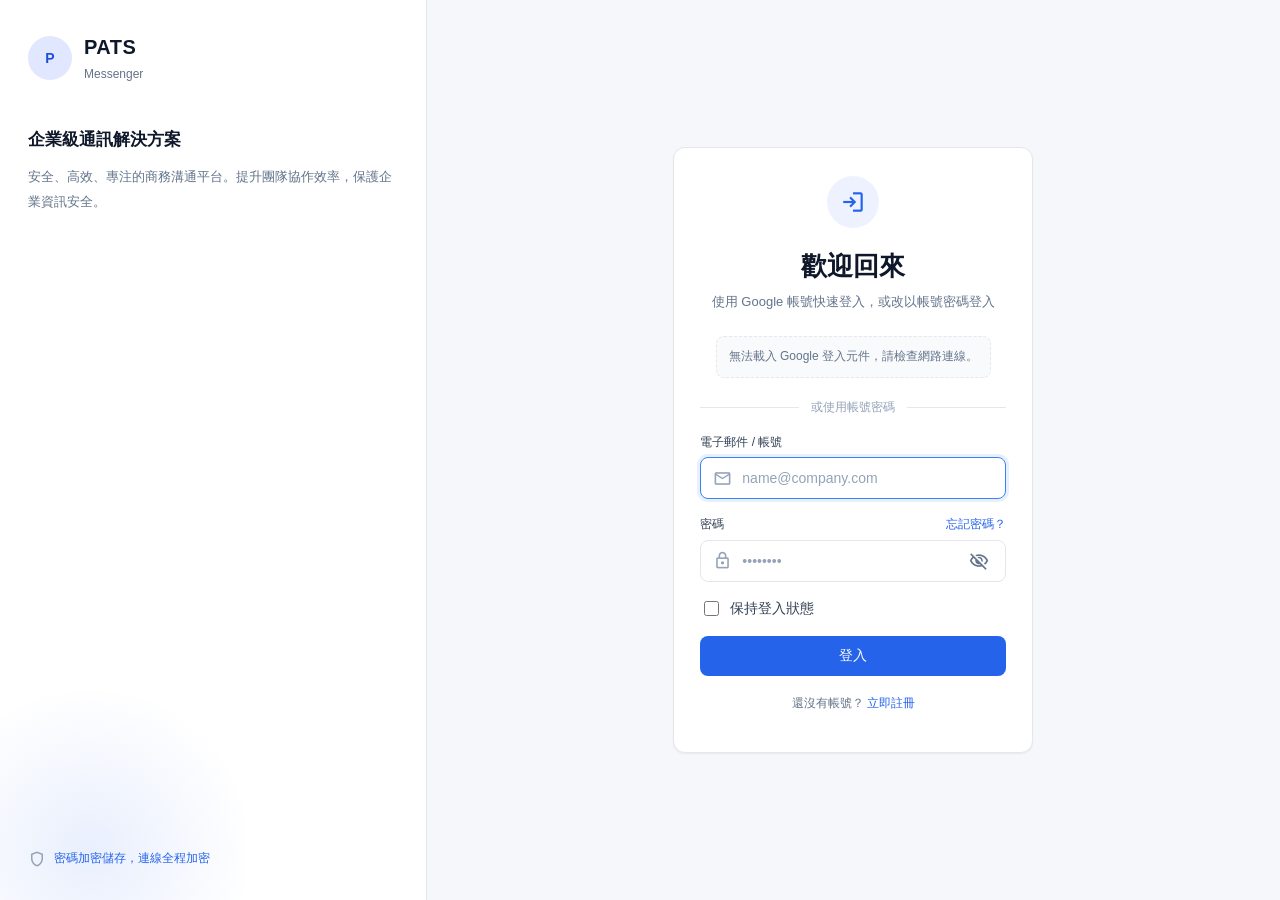
<file: index.html>
<!DOCTYPE html>
<html lang="zh-Hant">
<head>
  <meta charset="utf-8">
  <meta name="viewport" content="width=device-width, initial-scale=1, viewport-fit=cover">
  <meta name="description" content="PATS — 安全、高效、專注的企業級商務通訊平台。">
  <meta name="theme-color" content="#2563eb">
  <title>PATS · 學生通訊</title>

  <link rel="icon" href="data:image/svg+xml,<svg xmlns='http://www.w3.org/2000/svg' viewBox='0 0 32 32'><rect width='32' height='32' rx='8' fill='%232563eb'/><text x='16' y='22' font-size='16' font-family='sans-serif' font-weight='700' fill='white' text-anchor='middle'>P</text></svg>">

  <link rel="preconnect" href="https://fonts.googleapis.com">
  <link rel="preconnect" href="https://fonts.gstatic.com" crossorigin>
  <link
    href="https://fonts.googleapis.com/css2?family=Material+Symbols+Outlined:opsz,wght,FILL,GRAD@24,400,0,0&icon_names=archive,arrow_back,badge,call,call_end,chat,chat_bubble,chevron_right,child_care,delete_sweep,edit_square,error,forum,group_add,groups,history,history_edu,inbox,key,lock,lock_reset,login,logout,mail,manage_accounts,mark_email_read,mic,mic_off,mop,more_horiz,more_vert,person,person_add,pin,refresh,report,save,school,search,send,settings,shield,storage,supervisor_account,unarchive,visibility,visibility_off&display=swap"
    rel="stylesheet">
  <link rel="stylesheet" href="assets/css/styles.css?v=20261018b">
</head>

<body>
  <!-- 開場載入 ------------------------------------------------------- -->
  <div id="loading" class="loading-veil">
    <div class="spinner" role="status" aria-label="載入中"></div>
  </div>

  <!-- 登入頁 --------------------------------------------------------- -->
  <section id="auth" class="auth hidden">
    <aside class="auth-brand">
      <div class="auth-logo">
        <div class="avatar" aria-hidden="true">P</div>
        <div>
          <h1>PATS</h1>
          <span>Messenger</span>
        </div>
      </div>

      <div class="auth-pitch">
        <h2>企業級通訊解決方案</h2>
        <p>安全、高效、專注的商務溝通平台。提升團隊協作效率，保護企業資訊安全。</p>
      </div>

      <div class="auth-note">
        <span class="material-symbols-outlined">shield</span>
        <span>密碼加密儲存，連線全程加密</span>
      </div>
    </aside>

    <main class="auth-main">
      <div class="auth-card card">
      <!-- 登入 ------------------------------------------------------ -->
      <div id="login-panel">
        <div class="auth-mark"><span class="material-symbols-outlined">login</span></div>
        <h2 class="auth-title">歡迎回來</h2>
        <p class="auth-sub">使用 Google 帳號快速登入，或改以帳號密碼登入</p>

        <div id="google-slot" class="google-slot"></div>
        <div class="auth-divider">或使用帳號密碼</div>

        <form id="login-form" class="auth-form" autocomplete="on">
          <div id="login-error" class="form-error hidden">
            <span class="material-symbols-outlined">error</span>
            <span data-role="text"></span>
          </div>

          <div class="field">
            <label class="field-label" for="login-account"><strong>電子郵件 / 帳號</strong></label>
            <div class="input-wrap">
              <span class="material-symbols-outlined">mail</span>
              <input id="login-account" name="account" type="text"
                     placeholder="name@company.com" autocomplete="username" required>
            </div>
          </div>

          <div class="field">
            <label class="field-label" for="login-password">
              <strong>密碼</strong>
              <a href="#" id="forgot-link">忘記密碼？</a>
            </label>
            <div class="input-wrap">
              <span class="material-symbols-outlined">lock</span>
              <input id="login-password" name="password" type="password"
                     placeholder="••••••••" autocomplete="current-password" required>
              <button type="button" class="icon-btn" data-toggle-password="login-password"
                      aria-label="顯示密碼">
                <span class="material-symbols-outlined">visibility_off</span>
              </button>
            </div>
          </div>

          <label class="checkbox">
            <input id="login-remember" type="checkbox">
            <span>保持登入狀態</span>
          </label>

          <button id="login-submit" type="submit" class="btn btn-primary btn-block">登入</button>
        </form>

        <p class="auth-footer">
          還沒有帳號？ <a href="#" id="go-register">立即註冊</a>
        </p>
      </div>

      <!-- 註冊 ------------------------------------------------------ -->
      <div id="register-panel" class="hidden">
        <div class="auth-mark"><span class="material-symbols-outlined">person_add</span></div>
        <h2 class="auth-title">建立帳號</h2>
        <p class="auth-sub" id="register-sub">使用 Google 帳號即可建立並登入</p>

        <div id="google-slot-register" class="google-slot"></div>
        <div class="auth-divider" id="register-divider">或自行填寫資料</div>

        <ol class="steps" id="register-steps">
          <li class="step is-active" data-step="1"><span>1</span>填寫資料</li>
          <li class="step" data-step="2"><span>2</span>驗證信箱</li>
        </ol>

        <div id="register-error" class="form-error hidden">
          <span class="material-symbols-outlined">error</span>
          <span data-role="text"></span>
        </div>

        <form id="register-form" class="auth-form" autocomplete="on">

          <div class="field">
            <label class="field-label" for="register-name"><strong>顯示名稱</strong></label>
            <div class="input-wrap">
              <span class="material-symbols-outlined">badge</span>
              <input id="register-name" type="text" placeholder="王小明"
                     autocomplete="name" maxlength="40" required>
            </div>
          </div>

          <div class="field">
            <label class="field-label" for="register-email"><strong>電子郵件</strong></label>
            <div class="input-wrap">
              <span class="material-symbols-outlined">mail</span>
              <input id="register-email" type="email" placeholder="name@gmail.com"
                     autocomplete="email" required>
            </div>
          </div>

          <div class="field">
            <label class="field-label" for="register-password">
              <strong>密碼</strong>
              <span class="field-note">至少 8 個字元</span>
            </label>
            <div class="input-wrap">
              <span class="material-symbols-outlined">lock</span>
              <input id="register-password" type="password" placeholder="設定你的密碼"
                     autocomplete="new-password" required>
              <button type="button" class="icon-btn" data-toggle-password="register-password"
                      aria-label="顯示密碼">
                <span class="material-symbols-outlined">visibility_off</span>
              </button>
            </div>
          </div>

          <div class="field">
            <label class="field-label" for="register-confirm"><strong>確認密碼</strong></label>
            <div class="input-wrap">
              <span class="material-symbols-outlined">lock_reset</span>
              <input id="register-confirm" type="password" placeholder="再次輸入密碼"
                     autocomplete="new-password" required>
            </div>
          </div>

          <!-- 只有在後端設定了邀請碼時才會顯示 -->
          <div class="field hidden" id="invite-field">
            <label class="field-label" for="register-invite"><strong>邀請碼</strong></label>
            <div class="input-wrap">
              <span class="material-symbols-outlined">key</span>
              <input id="register-invite" type="text" placeholder="請向管理員索取">
            </div>
          </div>

          <button id="register-submit" type="submit" class="btn btn-primary btn-block">
            寄送驗證碼
          </button>
        </form>

        <!-- 步驟二：輸入信中的驗證碼 -->
        <form id="register-verify-form" class="auth-form hidden">
          <div class="field">
            <label class="field-label" for="register-code">
              <strong>驗證碼</strong>
              <span class="field-note">6 位數字，15 分鐘內有效</span>
            </label>
            <div class="input-wrap">
              <span class="material-symbols-outlined">pin</span>
              <input id="register-code" type="text" inputmode="numeric" maxlength="6"
                     class="code-input" placeholder="000000" autocomplete="one-time-code" required>
            </div>
          </div>
          <button id="register-verify-submit" type="submit" class="btn btn-primary btn-block">
            完成註冊
          </button>
          <button id="register-resend" type="button" class="btn btn-ghost btn-block">
            沒收到？重新寄送
          </button>
          <button id="register-back" type="button" class="btn btn-quiet btn-block">
            上一步，修改資料
          </button>
        </form>

        <p class="auth-footer">
          已經有帳號了？ <a href="#" id="go-login">返回登入</a>
        </p>
      </div>

      <!-- 忘記密碼 -------------------------------------------------- -->
      <div id="reset-panel" class="hidden">
        <div class="auth-mark"><span class="material-symbols-outlined">lock_reset</span></div>
        <h2 class="auth-title">重設密碼</h2>
        <p class="auth-sub" id="reset-sub">輸入你的電子郵件，我們會寄一組驗證碼給你</p>

        <ol class="steps" id="reset-steps">
          <li class="step is-active" data-step="1"><span>1</span>驗證信箱</li>
          <li class="step" data-step="2"><span>2</span>輸入驗證碼</li>
          <li class="step" data-step="3"><span>3</span>設定新密碼</li>
        </ol>

        <div id="reset-error" class="form-error hidden">
          <span class="material-symbols-outlined">error</span>
          <span data-role="text"></span>
        </div>

        <!-- 步驟一 -->
        <form id="reset-email-form" class="auth-form">
          <div class="field">
            <label class="field-label" for="reset-email"><strong>電子郵件</strong></label>
            <div class="input-wrap">
              <span class="material-symbols-outlined">mail</span>
              <input id="reset-email" type="email" placeholder="name@gmail.com"
                     autocomplete="email" required>
            </div>
          </div>
          <button id="reset-email-submit" type="submit" class="btn btn-primary btn-block">
            寄送驗證碼
          </button>
        </form>

        <!-- 步驟二 -->
        <form id="reset-code-form" class="auth-form hidden">
          <div class="field">
            <label class="field-label" for="reset-code">
              <strong>驗證碼</strong>
              <span class="field-note">6 位數字，15 分鐘內有效</span>
            </label>
            <div class="input-wrap">
              <span class="material-symbols-outlined">pin</span>
              <input id="reset-code" type="text" inputmode="numeric" maxlength="6"
                     class="code-input" placeholder="000000" autocomplete="one-time-code" required>
            </div>
          </div>
          <button id="reset-code-submit" type="submit" class="btn btn-primary btn-block">
            驗證
          </button>
          <button id="reset-resend" type="button" class="btn btn-ghost btn-block">
            沒收到？重新寄送
          </button>
        </form>

        <!-- 步驟三 -->
        <form id="reset-password-form" class="auth-form hidden">
          <div class="field">
            <label class="field-label" for="reset-new">
              <strong>新密碼</strong>
              <span class="field-note">至少 8 個字元</span>
            </label>
            <div class="input-wrap">
              <span class="material-symbols-outlined">lock</span>
              <input id="reset-new" type="password" placeholder="設定新密碼"
                     autocomplete="new-password" required>
              <button type="button" class="icon-btn" data-toggle-password="reset-new"
                      aria-label="顯示密碼">
                <span class="material-symbols-outlined">visibility_off</span>
              </button>
            </div>
          </div>
          <div class="field">
            <label class="field-label" for="reset-confirm"><strong>確認新密碼</strong></label>
            <div class="input-wrap">
              <span class="material-symbols-outlined">lock_reset</span>
              <input id="reset-confirm" type="password" placeholder="再次輸入新密碼"
                     autocomplete="new-password" required>
            </div>
          </div>
          <button id="reset-password-submit" type="submit" class="btn btn-primary btn-block">
            更新密碼並登入
          </button>
        </form>

        <p class="auth-footer">
          想起來了？ <a href="#" id="reset-back">返回登入</a>
        </p>
      </div>
      </div>
    </main>
  </section>

  <!-- 主應用 --------------------------------------------------------- -->
  <div id="app" class="app hidden" data-mobile="list">
    <!-- 側邊導覽 -->
    <nav class="rail" aria-label="主要導覽">
      <div class="rail-identity">
        <div class="avatar avatar-lg" id="me-avatar" aria-hidden="true">P</div>
        <div class="meta">
          <div class="name" id="me-name">PATS</div>
          <div class="role" id="me-role">學生通訊</div>
          <div class="status">上線中</div>
        </div>
      </div>

      <div class="rail-nav">
        <button class="rail-link hidden" data-view="guardian">
          <span class="material-symbols-outlined">report</span>
          <span class="label">違規與舉報</span>
        </button>
        <button class="rail-link is-active" data-view="dm">
          <span class="material-symbols-outlined">chat</span>
          <span class="label">私訊</span>
          <span class="badge count hidden" data-count="dm">0</span>
        </button>
        <button class="rail-link" data-view="group">
          <span class="material-symbols-outlined">groups</span>
          <span class="label">群組討論</span>
          <span class="badge count hidden" data-count="group">0</span>
        </button>
        <button class="rail-link" data-view="archive">
          <span class="material-symbols-outlined">archive</span>
          <span class="label">封存</span>
        </button>
        <button class="rail-link" data-view="settings">
          <span class="material-symbols-outlined">settings</span>
          <span class="label">設定</span>
        </button>
        <button class="rail-link" data-view="call">
          <span class="material-symbols-outlined">call</span>
          <span class="label">通話設定</span>
        </button>
      </div>

      <div class="rail-spacer"></div>

      <div class="rail-foot">
        <div id="signal-badge" class="signal-badge hidden" aria-live="polite">通話未設定</div>
        <button class="rail-link" data-view="profile">
          <span class="material-symbols-outlined">person</span>
          <span class="label">個人資料</span>
        </button>
        <button class="rail-link is-danger" data-action="logout">
          <span class="material-symbols-outlined">logout</span>
          <span class="label">登出</span>
        </button>
      </div>
    </nav>

    <!-- 對話列表 -->
    <section class="list-pane" id="list-pane">
      <header class="pane-head">
        <h2 id="list-title">私人訊息</h2>
        <span class="hint" id="list-hint"></span>
        <div class="actions">
          <button class="icon-btn" id="list-compose" title="發起新對話">
            <span class="material-symbols-outlined">edit_square</span>
          </button>
          <button class="icon-btn" id="list-more" title="更多">
            <span class="material-symbols-outlined">more_vert</span>
          </button>
        </div>
      </header>

      <div class="pane-search">
        <div class="input-wrap">
          <span class="material-symbols-outlined">search</span>
          <input id="list-search" type="search" placeholder="搜尋訊息或聯絡人">
        </div>
      </div>

      <div class="conv-list scroll-y" id="conv-list"></div>
    </section>

    <!-- 對話內容 -->
    <section class="chat-pane" id="chat-pane"></section>

    <!-- 設定 -->
    <section class="settings-pane scroll-y hidden" id="settings-pane"></section>

    <!-- 家長專用：孩子的違規與舉報 -->
    <section class="settings-pane scroll-y hidden" id="guardian-pane">
      <div class="settings-inner">
        <h2 class="settings-title">違規與舉報</h2>
        <p class="settings-lead" id="guardian-lead">查看孩子在校的違規與被舉報紀錄。</p>

        <section class="card settings-card">
          <div class="settings-card-head">
            <div class="glyph"><span class="material-symbols-outlined">child_care</span></div>
            <div>
              <h3>綁定的學生</h3>
              <p id="guardian-student">尚未綁定</p>
            </div>
          </div>
        </section>

        <section class="card settings-card">
          <div class="empty-state">
            <div class="glyph"><span class="material-symbols-outlined">inbox</span></div>
            <h3>目前沒有任何紀錄</h3>
            <p>孩子若有違規或被舉報，紀錄會顯示在這裡。<br>
              家長帳號不參與聊天功能。</p>
          </div>
        </section>
      </div>
    </section>
  </div>

  <div id="call-layer" class="call-layer hidden" role="dialog" aria-modal="true" aria-labelledby="call-name">
    <div class="call-card">
      <div class="avatar avatar-lg" id="call-avatar" aria-hidden="true">P</div>
      <h2 id="call-name">對方</h2>
      <p id="call-status">撥號中</p>
      <div class="call-actions">
        <button id="call-mute" class="call-round" type="button" aria-label="靜音麥克風">
          <span class="material-symbols-outlined">mic</span>
        </button>
        <button id="call-reject" class="call-round is-danger hidden" type="button" aria-label="拒絕">
          <span class="material-symbols-outlined">call_end</span>
        </button>
        <button id="call-accept" class="call-round is-ok hidden" type="button" aria-label="接聽">
          <span class="material-symbols-outlined">call</span>
        </button>
        <button id="call-hangup" class="call-round is-danger hidden" type="button" aria-label="掛斷">
          <span class="material-symbols-outlined">call_end</span>
        </button>
      </div>
    </div>
    <audio id="call-remote" autoplay playsinline></audio>
  </div>

  <div id="modal-root"></div>
  <div id="menu-root"></div>
  <div class="toast-stack" id="toast-root"></div>

  <script src="https://cdn.socket.io/4.8.1/socket.io.min.js"></script>
  <script src="assets/js/config.js?v=20261018b"></script>
  <script src="assets/js/core.js?v=20261018b"></script>
  <script src="assets/js/auth.js?v=20261018b"></script>
  <script src="assets/js/AudioStreamManager.js?v=20261018b"></script>
  <script src="assets/js/WebRTCManager.js?v=20261018b"></script>
  <script src="assets/js/call.js?v=20261018b"></script>
  <script src="assets/js/chat.js?v=20261018b"></script>
  <script src="assets/js/settings.js?v=20261018b"></script>
  <script src="assets/js/main.js?v=20261018b"></script>
</body>
</html>
</file>
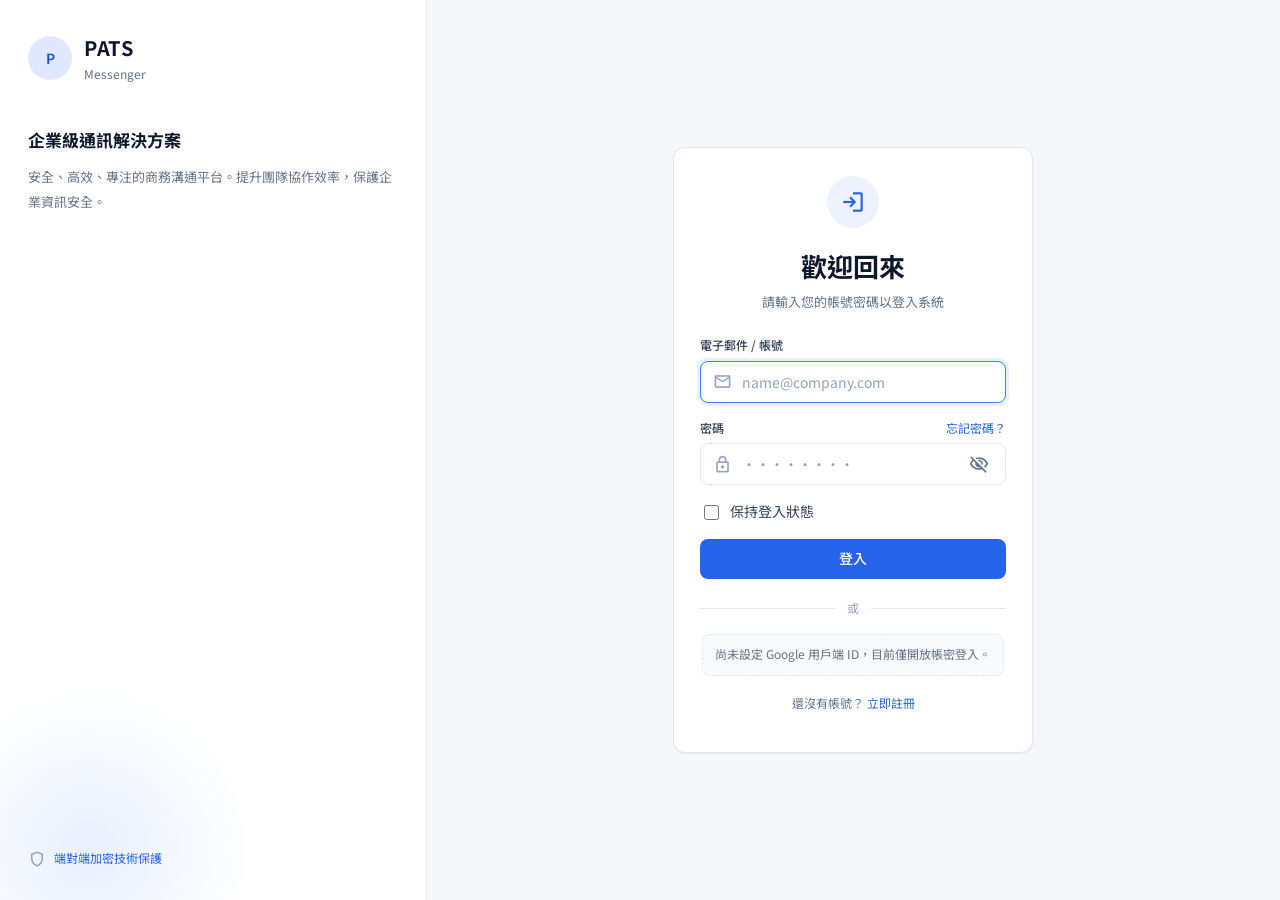
<file: web/index.html>
<!DOCTYPE html>
<html lang="zh-Hant">
<head>
  <meta charset="utf-8">
  <meta name="viewport" content="width=device-width, initial-scale=1, viewport-fit=cover">
  <meta name="description" content="PATS — 安全、高效、專注的企業級商務通訊平台。">
  <meta name="theme-color" content="#2563eb">
  <title>PATS · 商務通訊</title>

  <link rel="icon" href="data:image/svg+xml,<svg xmlns='http://www.w3.org/2000/svg' viewBox='0 0 32 32'><rect width='32' height='32' rx='8' fill='%232563eb'/><text x='16' y='22' font-size='16' font-family='sans-serif' font-weight='700' fill='white' text-anchor='middle'>P</text></svg>">

  <link rel="preconnect" href="https://fonts.googleapis.com">
  <link rel="preconnect" href="https://fonts.gstatic.com" crossorigin>
  <link
    href="https://fonts.googleapis.com/css2?family=Noto+Sans+TC:wght@400;500;700&family=Material+Symbols+Outlined:opsz,wght,FILL,GRAD@24,400,0,0&display=swap"
    rel="stylesheet">
  <link rel="stylesheet" href="assets/css/styles.css">
</head>

<body>
  <!-- 開場載入 ------------------------------------------------------- -->
  <div id="loading" class="loading-veil">
    <div class="spinner" role="status" aria-label="載入中"></div>
  </div>

  <!-- 登入頁 --------------------------------------------------------- -->
  <section id="auth" class="auth hidden">
    <aside class="auth-brand">
      <div class="auth-logo">
        <div class="avatar" aria-hidden="true">P</div>
        <div>
          <h1>PATS</h1>
          <span>Messenger</span>
        </div>
      </div>

      <div class="auth-pitch">
        <h2>企業級通訊解決方案</h2>
        <p>安全、高效、專注的商務溝通平台。提升團隊協作效率，保護企業資訊安全。</p>
      </div>

      <div class="auth-note">
        <span class="material-symbols-outlined">shield</span>
        <span>端對端加密技術保護</span>
      </div>
    </aside>

    <main class="auth-main">
      <div class="auth-card card">
      <!-- 登入 ------------------------------------------------------ -->
      <div id="login-panel">
        <div class="auth-mark"><span class="material-symbols-outlined">login</span></div>
        <h2 class="auth-title">歡迎回來</h2>
        <p class="auth-sub">請輸入您的帳號密碼以登入系統</p>

        <form id="login-form" class="auth-form" autocomplete="on">
          <div id="login-error" class="form-error hidden">
            <span class="material-symbols-outlined">error</span>
            <span data-role="text"></span>
          </div>

          <div class="field">
            <label class="field-label" for="login-account"><strong>電子郵件 / 帳號</strong></label>
            <div class="input-wrap">
              <span class="material-symbols-outlined">mail</span>
              <input id="login-account" name="account" type="text"
                     placeholder="name@company.com" autocomplete="username" required>
            </div>
          </div>

          <div class="field">
            <label class="field-label" for="login-password">
              <strong>密碼</strong>
              <a href="#" id="forgot-link">忘記密碼？</a>
            </label>
            <div class="input-wrap">
              <span class="material-symbols-outlined">lock</span>
              <input id="login-password" name="password" type="password"
                     placeholder="••••••••" autocomplete="current-password" required>
              <button type="button" class="icon-btn" data-toggle-password="login-password"
                      aria-label="顯示密碼">
                <span class="material-symbols-outlined">visibility_off</span>
              </button>
            </div>
          </div>

          <label class="checkbox">
            <input id="login-remember" type="checkbox">
            <span>保持登入狀態</span>
          </label>

          <button id="login-submit" type="submit" class="btn btn-primary btn-block">登入</button>
        </form>

        <div class="auth-divider">或</div>

        <!-- Google Identity Services 會把官方登入按鈕渲染進這裡 -->
        <div id="google-slot" class="google-slot"></div>

        <p class="auth-footer">
          還沒有帳號？ <a href="#" id="go-register">立即註冊</a>
        </p>
      </div>

      <!-- 註冊 ------------------------------------------------------ -->
      <div id="register-panel" class="hidden">
        <div class="auth-mark"><span class="material-symbols-outlined">person_add</span></div>
        <h2 class="auth-title">建立帳號</h2>
        <p class="auth-sub">填寫以下資料即可開始使用 PATS</p>

        <form id="register-form" class="auth-form" autocomplete="on">
          <div id="register-error" class="form-error hidden">
            <span class="material-symbols-outlined">error</span>
            <span data-role="text"></span>
          </div>

          <div class="field">
            <label class="field-label" for="register-name"><strong>顯示名稱</strong></label>
            <div class="input-wrap">
              <span class="material-symbols-outlined">badge</span>
              <input id="register-name" type="text" placeholder="王小明"
                     autocomplete="name" maxlength="40" required>
            </div>
          </div>

          <div class="field">
            <label class="field-label" for="register-email"><strong>電子郵件</strong></label>
            <div class="input-wrap">
              <span class="material-symbols-outlined">mail</span>
              <input id="register-email" type="email" placeholder="name@company.com"
                     autocomplete="email" required>
            </div>
          </div>

          <div class="field">
            <label class="field-label" for="register-password">
              <strong>密碼</strong>
              <span class="field-note">至少 8 個字元</span>
            </label>
            <div class="input-wrap">
              <span class="material-symbols-outlined">lock</span>
              <input id="register-password" type="password" placeholder="設定你的密碼"
                     autocomplete="new-password" required>
              <button type="button" class="icon-btn" data-toggle-password="register-password"
                      aria-label="顯示密碼">
                <span class="material-symbols-outlined">visibility_off</span>
              </button>
            </div>
          </div>

          <div class="field">
            <label class="field-label" for="register-confirm"><strong>確認密碼</strong></label>
            <div class="input-wrap">
              <span class="material-symbols-outlined">lock_reset</span>
              <input id="register-confirm" type="password" placeholder="再次輸入密碼"
                     autocomplete="new-password" required>
            </div>
          </div>

          <!-- 只有在後端設定了邀請碼時才會顯示 -->
          <div class="field hidden" id="invite-field">
            <label class="field-label" for="register-invite"><strong>邀請碼</strong></label>
            <div class="input-wrap">
              <span class="material-symbols-outlined">key</span>
              <input id="register-invite" type="text" placeholder="請向管理員索取">
            </div>
          </div>

          <button id="register-submit" type="submit" class="btn btn-primary btn-block">
            建立帳號
          </button>
        </form>

        <p class="auth-footer">
          已經有帳號了？ <a href="#" id="go-login">返回登入</a>
        </p>
      </div>
      </div>
    </main>
  </section>

  <!-- 主應用 --------------------------------------------------------- -->
  <div id="app" class="app hidden" data-mobile="list">
    <!-- 側邊導覽 -->
    <nav class="rail" aria-label="主要導覽">
      <div class="rail-identity">
        <div class="avatar avatar-lg" id="me-avatar" aria-hidden="true">P</div>
        <div class="meta">
          <div class="name" id="me-name">PATS</div>
          <div class="role">商務通訊</div>
          <div class="status">上線中</div>
        </div>
      </div>

      <div class="rail-nav">
        <button class="rail-link is-active" data-view="dm">
          <span class="material-symbols-outlined">chat</span>
          <span class="label">私訊</span>
          <span class="badge count hidden" data-count="dm">0</span>
        </button>
        <button class="rail-link" data-view="group">
          <span class="material-symbols-outlined">groups</span>
          <span class="label">群組討論</span>
          <span class="badge count hidden" data-count="group">0</span>
        </button>
        <button class="rail-link" data-view="archive">
          <span class="material-symbols-outlined">archive</span>
          <span class="label">封存</span>
        </button>
        <button class="rail-link" data-view="settings">
          <span class="material-symbols-outlined">settings</span>
          <span class="label">設定</span>
        </button>
      </div>

      <div class="rail-spacer"></div>

      <div class="rail-foot">
        <button class="rail-link" data-view="profile">
          <span class="material-symbols-outlined">person</span>
          <span class="label">個人資料</span>
        </button>
        <button class="rail-link is-danger" data-action="logout">
          <span class="material-symbols-outlined">logout</span>
          <span class="label">登出</span>
        </button>
      </div>
    </nav>

    <!-- 對話列表 -->
    <section class="list-pane" id="list-pane">
      <header class="pane-head">
        <h2 id="list-title">私人訊息</h2>
        <span class="hint" id="list-hint"></span>
        <div class="actions">
          <button class="icon-btn" id="list-compose" title="發起新對話">
            <span class="material-symbols-outlined">edit_square</span>
          </button>
          <button class="icon-btn" id="list-more" title="更多">
            <span class="material-symbols-outlined">more_vert</span>
          </button>
        </div>
      </header>

      <div class="pane-search">
        <div class="input-wrap">
          <span class="material-symbols-outlined">search</span>
          <input id="list-search" type="search" placeholder="搜尋訊息或聯絡人">
        </div>
      </div>

      <div class="conv-list scroll-y" id="conv-list"></div>
    </section>

    <!-- 對話內容 -->
    <section class="chat-pane" id="chat-pane"></section>

    <!-- 設定 -->
    <section class="settings-pane scroll-y hidden" id="settings-pane"></section>
  </div>

  <div id="modal-root"></div>
  <div id="menu-root"></div>
  <div class="toast-stack" id="toast-root"></div>

  <script src="assets/js/config.js"></script>
  <script src="assets/js/core.js"></script>
  <script src="assets/js/auth.js"></script>
  <script src="assets/js/chat.js"></script>
  <script src="assets/js/settings.js"></script>
  <script src="assets/js/main.js"></script>
</body>
</html>
</file>
<file: assets/css/styles.css>
/* =====================================================================
   PATS — 設計系統
   ===================================================================== */

:root {
  --brand-50:  #eef2ff;
  --brand-100: #e0e7ff;
  --brand-200: #c7d2fe;
  --brand-500: #3b82f6;
  --brand-600: #2563eb;
  --brand-700: #1d4ed8;
  --brand-900: #1e3a8a;

  --ink-900: #0f172a;
  --ink-700: #334155;
  --ink-500: #64748b;
  --ink-400: #94a3b8;
  --ink-300: #cbd5e1;

  --line:      #e5e7eb;
  --line-soft: #f1f5f9;

  --surface:      #ffffff;
  --surface-sunk: #f8fafc;
  --surface-rail: #ffffff;
  --canvas:       #f6f7fb;

  --danger:  #dc2626;
  --success: #16a34a;
  --warning: #d97706;

  --r-sm: 6px;
  --r-md: 8px;
  --r-lg: 12px;
  --r-xl: 16px;
  --r-full: 999px;

  --shadow-sm: 0 1px 2px rgba(15, 23, 42, .06);
  --shadow-md: 0 4px 12px rgba(15, 23, 42, .06);
  --shadow-lg: 0 12px 32px rgba(15, 23, 42, .10);

  --rail-w: 224px;
  --list-w: 288px;
  --header-h: 52px;

  --ease: cubic-bezier(.4, 0, .2, 1);
}

* { box-sizing: border-box; }

html, body {
  height: 100%;
  margin: 0;
}

body {
  font-family: "Microsoft JhengHei", "PingFang TC", -apple-system, BlinkMacSystemFont,
               "Segoe UI", Roboto, "Helvetica Neue", Arial, sans-serif;
  font-size: 14px;
  line-height: 1.55;
  color: var(--ink-900);
  background: var(--canvas);
  -webkit-font-smoothing: antialiased;
  overflow: hidden;
}

button, input, select, textarea { font: inherit; color: inherit; }
button { cursor: pointer; border: none; background: none; padding: 0; }
a { color: var(--brand-600); text-decoration: none; }
a:hover { text-decoration: underline; }

.material-symbols-outlined {
  font-variation-settings: 'FILL' 0, 'wght' 400, 'GRAD' 0, 'opsz' 24;
  user-select: none;
  line-height: 1;
}

.hidden { display: none !important; }
.sr-only {
  position: absolute; width: 1px; height: 1px; padding: 0; margin: -1px;
  overflow: hidden; clip: rect(0 0 0 0); white-space: nowrap; border: 0;
}

/* ------------------------------------------------------------- 捲軸樣式 */

.scroll-y { overflow-y: auto; overscroll-behavior: contain; }
.scroll-y::-webkit-scrollbar { width: 8px; }
.scroll-y::-webkit-scrollbar-thumb {
  background: var(--ink-300); border-radius: var(--r-full);
  border: 2px solid transparent; background-clip: content-box;
}
.scroll-y::-webkit-scrollbar-thumb:hover { background: var(--ink-400); background-clip: content-box; }
.scroll-y::-webkit-scrollbar-track { background: transparent; }

/* ================================================================ 元件 */

.btn {
  display: inline-flex; align-items: center; justify-content: center; gap: 8px;
  height: 40px; padding: 0 18px;
  border-radius: var(--r-md);
  font-weight: 500; white-space: nowrap;
  transition: background-color .15s var(--ease), border-color .15s var(--ease),
              color .15s var(--ease), box-shadow .15s var(--ease);
}
.btn:disabled { opacity: .55; cursor: not-allowed; }
.btn .material-symbols-outlined { font-size: 18px; }

.btn-primary { background: var(--brand-600); color: #fff; }
.btn-primary:hover:not(:disabled) { background: var(--brand-700); }

.btn-outline {
  background: var(--surface); color: var(--brand-600);
  border: 1px solid var(--brand-200);
}
.btn-outline:hover:not(:disabled) { background: var(--brand-50); border-color: var(--brand-500); }

.btn-ghost { background: transparent; color: var(--ink-700); border: 1px solid var(--line); }
.btn-ghost:hover:not(:disabled) { background: var(--surface-sunk); }

.btn-quiet { color: var(--ink-500); }
.btn-quiet:hover:not(:disabled) { color: var(--ink-900); }

.btn-danger { background: transparent; color: var(--danger); font-weight: 500; }
.btn-danger:hover:not(:disabled) { text-decoration: underline; }

.btn-block { width: 100%; }

.icon-btn {
  display: inline-flex; align-items: center; justify-content: center;
  width: 34px; height: 34px; border-radius: var(--r-md);
  color: var(--ink-500);
  transition: background-color .15s var(--ease), color .15s var(--ease);
}
.icon-btn:hover { background: var(--surface-sunk); color: var(--ink-900); }
.icon-btn .material-symbols-outlined { font-size: 20px; }

.field { display: flex; flex-direction: column; gap: 6px; }
.field-label {
  display: flex; align-items: center; justify-content: space-between;
  font-size: 12px; color: var(--ink-500);
}
.field-label strong { font-weight: 500; color: var(--ink-700); }

.input-wrap {
  display: flex; align-items: center; gap: 8px;
  height: 42px; padding: 0 12px;
  background: var(--surface);
  border: 1px solid var(--line); border-radius: var(--r-md);
  transition: border-color .15s var(--ease), box-shadow .15s var(--ease);
}
.input-wrap:focus-within {
  border-color: var(--brand-500);
  box-shadow: 0 0 0 3px rgba(59, 130, 246, .12);
}
.input-wrap > .material-symbols-outlined { font-size: 19px; color: var(--ink-400); }
.input-wrap input {
  flex: 1; min-width: 0; height: 100%;
  border: none; outline: none; background: transparent;
}
.input-wrap input::placeholder { color: var(--ink-400); }
.input-wrap .icon-btn { width: 28px; height: 28px; }

.input {
  height: 42px; padding: 0 12px; width: 100%;
  background: var(--surface);
  border: 1px solid var(--line); border-radius: var(--r-md);
  outline: none;
  transition: border-color .15s var(--ease), box-shadow .15s var(--ease);
}
.input:focus { border-color: var(--brand-500); box-shadow: 0 0 0 3px rgba(59, 130, 246, .12); }

.checkbox { display: inline-flex; align-items: center; gap: 8px; color: var(--ink-700); cursor: pointer; }
.checkbox input { width: 15px; height: 15px; accent-color: var(--brand-600); cursor: pointer; }

.avatar {
  flex: none; display: grid; place-items: center;
  width: 40px; height: 40px; border-radius: var(--r-full);
  background: var(--brand-100); color: var(--brand-700);
  font-weight: 600; font-size: 14px;
  object-fit: cover; overflow: hidden;
}
.avatar img { width: 100%; height: 100%; object-fit: cover; }
.avatar-sm { width: 32px; height: 32px; font-size: 12px; }
.avatar-lg { width: 44px; height: 44px; }

.badge {
  display: inline-grid; place-items: center;
  min-width: 20px; height: 20px; padding: 0 6px;
  border-radius: var(--r-full);
  background: var(--brand-600); color: #fff;
  font-size: 11px; font-weight: 600;
}

.card {
  background: var(--surface);
  border: 1px solid var(--line);
  border-radius: var(--r-lg);
  box-shadow: var(--shadow-sm);
}

.empty-state {
  display: flex; flex-direction: column; align-items: center; justify-content: center;
  gap: 12px; padding: 40px 24px; text-align: center; margin: auto;
  max-width: 380px;
}
.empty-state .glyph {
  display: grid; place-items: center;
  width: 96px; height: 96px; border-radius: var(--r-full);
  background: var(--brand-50); color: var(--brand-500);
}
.empty-state .glyph .material-symbols-outlined { font-size: 44px; }
.empty-state h3 { margin: 4px 0 0; font-size: 18px; font-weight: 600; }
.empty-state p { margin: 0; color: var(--ink-500); font-size: 13px; }

/* =============================================================== 登入頁 */

.auth {
  display: grid;
  grid-template-columns: minmax(300px, 1fr) 2fr;
  height: 100vh; height: 100dvh;
}

.auth-brand {
  position: relative; overflow: hidden;
  display: flex; flex-direction: column;
  padding: 32px 28px;
  background: var(--surface);
  border-right: 1px solid var(--line);
}
.auth-brand::after {
  content: ''; position: absolute; left: -80px; bottom: -120px;
  width: 340px; height: 340px; border-radius: 50%;
  background: radial-gradient(circle, rgba(37, 99, 235, .10), transparent 68%);
  pointer-events: none;
}
.auth-brand > * { position: relative; z-index: 1; }

.auth-logo { display: flex; align-items: center; gap: 12px; }
.auth-logo .avatar { width: 44px; height: 44px; }
.auth-logo h1 { margin: 0; font-size: 20px; font-weight: 700; letter-spacing: .5px; }
.auth-logo span { font-size: 12px; color: var(--ink-500); }

.auth-pitch { margin-top: 42px; }
.auth-pitch h2 { margin: 0 0 12px; font-size: 17px; font-weight: 700; }
.auth-pitch p { margin: 0; color: var(--ink-500); font-size: 13px; line-height: 1.9; }

.auth-note {
  margin-top: auto; display: flex; align-items: center; gap: 8px;
  color: var(--brand-600); font-size: 12px;
}
.auth-note .material-symbols-outlined { font-size: 18px; color: var(--ink-400); }

.auth-main {
  display: grid; place-items: center;
  padding: 24px;
  background: var(--canvas);
  overflow-y: auto;
}

.auth-card { width: 100%; max-width: 360px; padding: 28px 26px; }

.auth-mark {
  display: grid; place-items: center; margin: 0 auto 18px;
  width: 52px; height: 52px; border-radius: var(--r-full);
  background: var(--brand-50); color: var(--brand-600);
}
.auth-mark .material-symbols-outlined { font-size: 26px; }

.auth-title { margin: 0; font-size: 26px; font-weight: 700; text-align: center; }
.auth-sub { margin: 6px 0 24px; text-align: center; color: var(--ink-500); font-size: 13px; }

.auth-form { display: flex; flex-direction: column; gap: 16px; }

.auth-divider {
  display: flex; align-items: center; gap: 12px;
  margin: 20px 0 16px; color: var(--ink-400); font-size: 12px;
}
.auth-divider::before, .auth-divider::after {
  content: ''; flex: 1; height: 1px; background: var(--line);
}

/* Google Identity Services 會把官方按鈕渲染進 .google-slot，
   我們只負責讓它水平置中並撐滿卡片寬度。 */
.google-slot { display: flex; justify-content: center; min-height: 42px; }
.google-slot > div { width: 100%; }

.auth-hint {
  margin: 0; padding: 10px 12px;
  background: var(--surface-sunk); border: 1px dashed var(--line);
  border-radius: var(--r-md);
  font-size: 12px; color: var(--ink-500); text-align: center;
}

.auth-footer { margin-top: 18px; text-align: center; font-size: 12px; color: var(--ink-500); }

.field-note { font-size: 11.5px; color: var(--ink-400); }

/* 忘記密碼的三步驟指示器 */
.steps {
  display: flex;
  align-items: center;
  gap: 6px;
  list-style: none;
  margin: 0 0 18px;
  padding: 0;
}

.step {
  flex: 1;
  display: flex;
  align-items: center;
  gap: 6px;
  font-size: 11.5px;
  color: var(--ink-400);
  white-space: nowrap;
}

.step span {
  display: grid;
  place-items: center;
  width: 20px;
  height: 20px;
  flex: none;
  border-radius: 50%;
  background: var(--surface-sunk);
  border: 1px solid var(--line);
  font-size: 11px;
  font-weight: 600;
}

.step.is-active { color: var(--ink-900); font-weight: 600; }
.step.is-active span { background: var(--brand-600); border-color: var(--brand-600); color: #fff; }
.step.is-done span { background: var(--brand-50); border-color: var(--brand-500); color: var(--brand-700); }

@media (max-width: 380px) {
  .step { font-size: 0; gap: 0; }
  .step span { font-size: 11px; }
}

/* 註冊時的身分選擇 */
.role-group {
  display: grid;
  grid-template-columns: repeat(3, 1fr);
  gap: 8px;
}

.role-btn {
  display: flex;
  flex-direction: column;
  align-items: center;
  gap: 4px;
  padding: 10px 4px;
  border: 1px solid var(--line);
  border-radius: var(--r-md);
  background: var(--surface);
  color: var(--ink-500);
  font-size: 12.5px;
  font-weight: 500;
  cursor: pointer;
  transition: border-color .15s, background .15s, color .15s;
}

.role-btn .material-symbols-outlined { font-size: 20px; }
.role-btn:hover { border-color: var(--brand-500); color: var(--ink-900); }

.role-btn.is-active {
  border-color: var(--brand-600);
  background: var(--brand-50);
  color: var(--brand-700);
  font-weight: 600;
}

.role-hint {
  margin: 8px 0 0;
  font-size: 11.5px;
  color: var(--ink-500);
  line-height: 1.6;
}

/* 信箱：本文輸入框 + 固定網域 */
.email-row {
  display: flex;
  align-items: stretch;
  gap: 6px;
}

.email-row .input-wrap { flex: 1; min-width: 0; }

.email-domain {
  display: flex;
  align-items: center;
  flex: none;
  max-width: 46%;
  padding: 0 10px;
  border: 1px solid var(--line);
  border-radius: var(--r-md);
  background: var(--surface-sunk);
  color: var(--ink-500);
  font-size: 12.5px;
  white-space: nowrap;
}

select.email-domain {
  cursor: pointer;
  color: var(--ink-700);
  appearance: none;
  background-image: none;
}

@media (max-width: 400px) {
  .email-row { flex-direction: column; }
  .email-domain { max-width: none; padding: 8px 10px; }
}

.code-input {
  letter-spacing: 10px;
  font-size: 20px;
  font-weight: 600;
  text-align: center;
}

.form-error {
  display: flex; align-items: center; gap: 8px;
  padding: 9px 12px; border-radius: var(--r-md);
  background: #fef2f2; color: var(--danger); font-size: 12.5px;
}
.form-error .material-symbols-outlined { font-size: 17px; }

/* ============================================================ 應用外框 */

.app {
  display: grid;
  grid-template-columns: var(--rail-w) var(--list-w) minmax(0, 1fr);
  height: 100vh; height: 100dvh;
}
.app[data-list-hidden="true"] { grid-template-columns: var(--rail-w) minmax(0, 1fr); }
.app[data-list-hidden="true"] .list-pane { display: none; }

/* ------------------------------------------------------------- 側邊導覽 */

.rail {
  display: flex; flex-direction: column;
  min-width: 0; padding: 16px 12px;
  background: var(--surface-rail);
  border-right: 1px solid var(--line);
}

.rail-identity {
  display: flex; align-items: center; gap: 12px;
  padding: 4px 8px 20px;
  min-width: 0;
}
.rail-identity .meta { min-width: 0; }
.rail-identity .name {
  font-size: 17px; font-weight: 700; color: var(--brand-900);
  white-space: nowrap; overflow: hidden; text-overflow: ellipsis;
}
.rail-identity .role { font-size: 12px; color: var(--ink-500); }
.rail-identity .status {
  display: flex; align-items: center; gap: 5px;
  font-size: 11.5px; color: var(--success);
}
.rail-identity .status::before {
  content: ''; width: 7px; height: 7px; border-radius: 50%; background: var(--success);
}

.rail-nav { display: flex; flex-direction: column; gap: 2px; }

.rail-link {
  position: relative;
  display: flex; align-items: center; gap: 14px;
  height: 44px; padding: 0 14px;
  border-radius: var(--r-md);
  color: var(--ink-700); font-size: 14px;
  transition: background-color .15s var(--ease), color .15s var(--ease);
}
.rail-link .material-symbols-outlined { font-size: 21px; color: var(--ink-500); }
.rail-link:hover { background: var(--surface-sunk); }
.rail-link.is-active { background: var(--brand-50); color: var(--brand-700); font-weight: 500; }
.rail-link.is-active .material-symbols-outlined { color: var(--brand-600); }
.rail-link.is-active::before {
  content: ''; position: absolute; left: 0; top: 10px; bottom: 10px;
  width: 3px; border-radius: var(--r-full); background: var(--brand-600);
}
.rail-link .count { margin-left: auto; }
.rail-link .label { white-space: nowrap; overflow: hidden; text-overflow: ellipsis; }

.rail-spacer { flex: 1; }
.rail-foot { display: flex; flex-direction: column; gap: 2px; padding-top: 12px; }
.rail-foot .rail-link.is-danger { color: var(--danger); }
.rail-foot .rail-link.is-danger .material-symbols-outlined { color: var(--danger); }

/* ------------------------------------------------------------- 對話列表 */

.list-pane {
  display: flex; flex-direction: column;
  min-width: 0;
  background: var(--surface);
  border-right: 1px solid var(--line);
}

.pane-head {
  display: flex; align-items: center; gap: 10px;
  min-height: var(--header-h); padding: 8px 12px 8px 16px;
  border-bottom: 1px solid var(--line);
}
.pane-head h2 { margin: 0; font-size: 16px; font-weight: 700; color: var(--brand-900); }
.pane-head .hint {
  min-width: 0; font-size: 12px; color: var(--ink-500);
  white-space: nowrap; overflow: hidden; text-overflow: ellipsis;
}
.pane-head .actions { margin-left: auto; display: flex; gap: 2px; }

.pane-search { padding: 12px 14px; }
.pane-search .input-wrap { height: 38px; border-radius: var(--r-full); background: var(--surface-sunk); }

.conv-list { flex: 1; display: flex; flex-direction: column; padding: 0 8px 12px; }

.conv-item {
  flex: none;
  display: flex; align-items: center; gap: 12px;
  width: 100%; padding: 10px 10px;
  border-radius: var(--r-md); text-align: left;
  transition: background-color .12s var(--ease);
}
.conv-item:hover { background: var(--surface-sunk); }
.conv-item.is-active { background: var(--brand-50); }
.conv-item .body { flex: 1; min-width: 0; }
.conv-item .row { display: flex; align-items: baseline; gap: 8px; }
.conv-item .title {
  flex: 1; min-width: 0; font-weight: 500;
  white-space: nowrap; overflow: hidden; text-overflow: ellipsis;
}
.conv-item .time { flex: none; font-size: 11px; color: var(--ink-400); }
.conv-item .preview {
  margin-top: 2px; font-size: 12.5px; color: var(--ink-500);
  white-space: nowrap; overflow: hidden; text-overflow: ellipsis;
}
.conv-item.is-unread .title { font-weight: 700; }
.conv-item.is-unread .preview { color: var(--ink-700); }

/* ---------------------------------------------------------------- 對話 */

.chat-pane {
  display: flex; flex-direction: column;
  min-width: 0;
  background: var(--canvas);
}

.chat-head {
  display: flex; align-items: center; gap: 10px;
  min-height: var(--header-h); padding: 8px 12px;
  background: var(--surface);
  border-bottom: 1px solid var(--line);
}
.chat-head .meta { flex: 1; min-width: 0; }
.chat-head .title {
  font-weight: 600; white-space: nowrap; overflow: hidden; text-overflow: ellipsis;
}
.chat-head .sub { font-size: 12px; color: var(--ink-500); }
.chat-head .actions {
  margin-left: auto; display: flex; align-items: center; gap: 6px;
  flex-shrink: 0;
}
.chat-back { display: none; }
.call-bar {
  display: none;
  padding: 8px 12px calc(8px + env(safe-area-inset-bottom));
  background: var(--surface);
  border-top: 1px solid var(--line);
}
.call-bar-btn {
  width: 100%;
  height: 44px;
  gap: 8px;
}

.chat-body { flex: 1; padding: 20px 24px; display: flex; flex-direction: column; gap: 4px; }

.msg-day {
  align-self: center; margin: 14px 0 10px;
  padding: 3px 12px; border-radius: var(--r-full);
  background: var(--surface); border: 1px solid var(--line);
  font-size: 11.5px; color: var(--ink-500);
}

.msg-system {
  align-self: center; margin: 6px 0;
  font-size: 12px; color: var(--ink-500);
}

.msg {
  display: flex; align-items: flex-end; gap: 10px;
  max-width: min(680px, 78%); margin-top: 10px;
}
.msg.is-mine { flex-direction: row-reverse; margin-left: auto; }
.msg.is-tail { margin-top: 2px; }
.msg .avatar { width: 30px; height: 30px; font-size: 11px; }
.msg .stack { min-width: 0; }
.msg .sender { margin-bottom: 3px; font-size: 12px; color: var(--ink-500); }
.msg.is-mine .sender { text-align: right; }

.bubble {
  padding: 9px 13px; border-radius: 14px;
  background: var(--surface); border: 1px solid var(--line);
  box-shadow: var(--shadow-sm);
  white-space: pre-wrap; word-break: break-word;
}
.msg.is-mine .bubble {
  background: var(--brand-600); color: #fff; border-color: var(--brand-600);
}
.msg.is-pending .bubble { opacity: .62; }
.msg .time { margin-top: 4px; font-size: 11px; color: var(--ink-400); }
.msg.is-mine .time { text-align: right; }

.composer {
  display: flex; align-items: flex-end; gap: 10px;
  padding: 12px 16px;
  background: var(--surface);
  border-top: 1px solid var(--line);
}
.composer textarea {
  flex: 1; min-height: 42px; max-height: 160px; padding: 10px 14px;
  border: 1px solid var(--line); border-radius: var(--r-lg);
  background: var(--surface-sunk); outline: none; resize: none;
  transition: border-color .15s var(--ease), box-shadow .15s var(--ease);
}
.composer textarea:focus {
  border-color: var(--brand-500); background: var(--surface);
  box-shadow: 0 0 0 3px rgba(59, 130, 246, .12);
}
.composer .send {
  display: grid; place-items: center; flex: none;
  width: 42px; height: 42px; border-radius: var(--r-full);
  background: var(--brand-600); color: #fff;
  transition: background-color .15s var(--ease), transform .12s var(--ease);
}
.composer .send:hover:not(:disabled) { background: var(--brand-700); }
.composer .send:disabled { background: var(--ink-300); cursor: not-allowed; }

/* ================================================================ 設定 */

.settings-pane { min-width: 0; background: var(--canvas); overflow-y: auto; }
.settings-inner { max-width: 720px; margin: 0 auto; padding: 36px 24px 56px; }

.settings-tabs {
  display: flex; gap: 4px; margin-bottom: 24px; padding: 4px;
  background: var(--surface); border: 1px solid var(--line); border-radius: var(--r-md);
}
.settings-tabs button {
  flex: 1; height: 36px; border-radius: var(--r-sm);
  color: var(--ink-500); font-size: 13px;
  transition: background-color .15s var(--ease), color .15s var(--ease);
}
.settings-tabs button:hover { background: var(--surface-sunk); color: var(--ink-900); }
.settings-tabs button.is-active { background: var(--brand-50); color: var(--brand-700); font-weight: 500; }

.settings-title { margin: 0; font-size: 24px; font-weight: 700; }
.settings-lead { margin: 8px 0 28px; color: var(--ink-500); font-size: 13px; }

.settings-card { padding: 20px 22px; margin-bottom: 20px; }

.settings-card-head { display: flex; gap: 14px; align-items: flex-start; margin-bottom: 18px; }
.settings-card-head .glyph {
  display: grid; place-items: center; flex: none;
  width: 34px; height: 34px; border-radius: var(--r-md);
  background: var(--brand-50); color: var(--brand-600);
}
.settings-card-head .glyph .material-symbols-outlined { font-size: 20px; }
.settings-card-head h3 { margin: 0; font-size: 15px; font-weight: 700; }
.settings-card-head p { margin: 4px 0 0; font-size: 12.5px; color: var(--ink-500); line-height: 1.7; }

.settings-grid { display: grid; grid-template-columns: 1fr 1fr; gap: 16px; }

.admin-user-list { display: flex; flex-direction: column; gap: 10px; }
.admin-loading, .admin-empty {
  padding: 18px 4px; color: var(--ink-500); font-size: 13px; text-align: center;
}
.admin-user-row {
  display: flex; align-items: center; gap: 12px;
  padding: 12px; border: 1px solid var(--line); border-radius: var(--r-md);
  background: var(--surface-sunk);
}
.admin-user-meta { min-width: 0; flex: 1; }
.admin-user-name {
  font-weight: 600; font-size: 14px;
  white-space: nowrap; overflow: hidden; text-overflow: ellipsis;
}
.admin-user-sub {
  margin-top: 2px; font-size: 12px; color: var(--ink-500);
  white-space: nowrap; overflow: hidden; text-overflow: ellipsis;
}
.admin-user-actions { display: flex; flex-wrap: wrap; gap: 6px; justify-content: flex-end; }
.admin-user-actions .btn { height: 34px; padding: 0 12px; font-size: 12.5px; }
.btn.is-danger-text { color: var(--danger); border-color: #fecaca; }
.btn.is-danger-text:hover:not(:disabled) { background: #fef2f2; }

.radio-card {
  display: flex; align-items: center; gap: 12px;
  padding: 12px 16px; margin-bottom: 10px;
  border: 1px solid var(--line); border-radius: var(--r-md);
  background: var(--surface); cursor: pointer;
  transition: border-color .15s var(--ease), background-color .15s var(--ease),
              box-shadow .15s var(--ease);
}
.radio-card:hover { border-color: var(--brand-200); background: var(--surface-sunk); }
.radio-card input { width: 16px; height: 16px; accent-color: var(--brand-600); cursor: pointer; }
.radio-card .label { font-weight: 500; }
.radio-card .desc { font-size: 12px; color: var(--ink-500); }
.radio-card:has(input:checked) {
  border-color: var(--brand-600); background: var(--brand-50);
  box-shadow: inset 3px 0 0 var(--brand-600);
}

.usage-row {
  display: flex; align-items: center; gap: 8px;
  margin-top: 10px; font-size: 12.5px; color: var(--ink-500);
}
.usage-row .material-symbols-outlined { font-size: 18px; }

.settings-actions {
  display: flex; justify-content: flex-end; gap: 12px;
  padding-top: 20px; border-top: 1px solid var(--line);
}

.tip-card {
  padding: 20px; text-align: center;
  background: var(--brand-50); border: 1px solid var(--brand-100);
  border-radius: var(--r-lg);
}
.tip-card .glyph {
  display: grid; place-items: center; margin: 0 auto 12px;
  width: 40px; height: 40px; border-radius: var(--r-full);
  background: var(--surface); color: var(--brand-600);
}
.tip-card h4 { margin: 0 0 8px; font-size: 14px; font-weight: 700; color: var(--brand-900); }
.tip-card p { margin: 0; font-size: 12px; color: var(--ink-500); line-height: 1.8; }

/* 帳號切換頁 */
.switch-wrap { display: grid; place-items: center; min-height: 100%; padding: 24px; }
.switch-card {
  position: relative; overflow: hidden;
  width: 100%; max-width: 384px; padding: 34px 32px 28px; text-align: center;
}
.switch-card::before {
  content: ''; position: absolute; inset: 0 0 auto; height: 4px;
  background: linear-gradient(90deg, var(--brand-600) 0 45%, var(--brand-100) 45%);
}
.switch-card .switch-head {
  text-align: left; font-size: 17px; font-weight: 700; color: var(--ink-900);
}
.switch-card .glyph {
  display: grid; place-items: center; margin: 22px auto 20px;
  width: 62px; height: 62px; border-radius: var(--r-full);
  background: var(--brand-50); color: var(--brand-600);
}
.switch-card .glyph .material-symbols-outlined { font-size: 30px; }
.switch-card h3 { margin: 0 0 10px; font-size: 17px; font-weight: 700; }
.switch-card p { margin: 0 0 24px; font-size: 12.5px; color: var(--ink-500); line-height: 1.9; }
.switch-card .btn { width: 100%; height: 44px; }
.switch-card .btn + .btn { margin-top: 12px; }

/* ============================================================== 對話框 */

.modal-backdrop {
  position: fixed; inset: 0; z-index: 60;
  display: grid; place-items: center; padding: 20px;
  background: rgba(15, 23, 42, .38);
  backdrop-filter: blur(2px);
  animation: fade-in .16s var(--ease);
}
.modal {
  width: 100%; max-width: 420px; padding: 22px;
  background: var(--surface); border-radius: var(--r-lg);
  box-shadow: var(--shadow-lg);
  animation: pop-in .18s var(--ease);
}
.modal h3 { margin: 0 0 6px; font-size: 17px; font-weight: 700; }
.modal .lead { margin: 0 0 18px; font-size: 12.5px; color: var(--ink-500); }
.modal .fields { display: flex; flex-direction: column; gap: 14px; }
.modal .actions { display: flex; justify-content: flex-end; gap: 10px; margin-top: 22px; }

.menu {
  position: fixed; z-index: 70; min-width: 184px; padding: 6px;
  background: var(--surface); border: 1px solid var(--line);
  border-radius: var(--r-md); box-shadow: var(--shadow-lg);
  animation: pop-in .12s var(--ease);
}
.menu button {
  display: flex; align-items: center; gap: 10px;
  width: 100%; padding: 9px 10px; border-radius: var(--r-sm);
  text-align: left; color: var(--ink-700); font-size: 13px;
}
.menu button:hover { background: var(--surface-sunk); }
.menu button.is-danger { color: var(--danger); }
.menu button .material-symbols-outlined { font-size: 18px; }

.toast-stack {
  position: fixed; z-index: 90; left: 50%; bottom: 26px; transform: translateX(-50%);
  display: flex; flex-direction: column; gap: 8px; align-items: center;
  pointer-events: none;
}
.toast {
  padding: 10px 18px; border-radius: var(--r-full);
  background: var(--ink-900); color: #fff; font-size: 13px;
  box-shadow: var(--shadow-lg);
  animation: pop-in .18s var(--ease);
}
.toast.is-error { background: var(--danger); }
.toast.is-success { background: var(--success); }

/* ============================================================== 語音通話 */

.chat-head .call-btn {
  color: #fff;
  background: var(--success);
  width: 40px;
  height: 40px;
}
.chat-head .call-btn:hover { background: #15803d; color: #fff; }
.chat-head .call-btn .material-symbols-outlined { font-size: 22px; }

.signal-badge {
  margin: 0 10px 10px;
  padding: 8px 10px;
  border-radius: var(--r-md);
  font-size: 11px;
  line-height: 1.35;
  text-align: center;
}
.signal-badge.is-ok { background: #dcfce7; color: #166534; }
.signal-badge.is-wait { background: #fef9c3; color: #854d0e; }
.signal-badge.is-bad { background: #fee2e2; color: #991b1b; }

.call-layer {
  position: fixed; inset: 0; z-index: 80;
  display: grid; place-items: center; padding: 20px;
  background: rgba(15, 23, 42, .72);
}
.call-card {
  width: min(380px, 100%); padding: 36px 24px 28px; text-align: center;
  background: linear-gradient(180deg, #0f766e 0%, #115e59 45%, #134e4a 100%);
  color: #fff;
  border-radius: 28px; box-shadow: var(--shadow-lg);
}
.call-card .avatar {
  margin: 0 auto 16px;
  background: rgba(255,255,255,.18);
  color: #fff;
}
.call-card h2 { margin: 0 0 6px; font-size: 22px; color: #fff; }
.call-card p { margin: 0; color: rgba(255,255,255,.82); font-size: 14px; }
.call-actions { display: flex; justify-content: center; gap: 18px; margin-top: 30px; }
.call-round {
  display: grid; place-items: center;
  width: 60px; height: 60px; border-radius: var(--r-full);
  background: rgba(255,255,255,.16); color: #fff;
}
.call-round.is-danger { background: #ef4444; color: #fff; }
.call-round.is-ok { background: #22c55e; color: #fff; }
.call-round .material-symbols-outlined { font-size: 28px; }
#call-remote { display: none; }

.loading-veil {
  position: fixed; inset: 0; z-index: 100;
  display: grid; place-items: center;
  background: var(--canvas);
}
.spinner {
  width: 30px; height: 30px; border-radius: 50%;
  border: 3px solid var(--brand-100); border-top-color: var(--brand-600);
  animation: spin .7s linear infinite;
}

@keyframes spin { to { transform: rotate(360deg); } }
@keyframes fade-in { from { opacity: 0; } }
@keyframes pop-in { from { opacity: 0; transform: translateY(6px) scale(.98); } }

/* ============================================================= 響應式 */

/* 中型視窗：導覽列收成圖示 */
@media (max-width: 1100px) {
  :root { --rail-w: 72px; --list-w: 264px; }
  .rail { padding: 16px 10px; align-items: center; }
  .rail-identity { flex-direction: column; gap: 6px; padding: 4px 0 18px; }
  .rail-identity .meta { display: none; }
  .rail-link { justify-content: center; padding: 0; gap: 0; }
  .rail-link .label, .rail-link .count { display: none; }
  .rail-link.is-active::before { display: none; }
  .rail-nav, .rail-foot { width: 100%; }
}

/* 平板：設定頁單欄 */
@media (max-width: 900px) {
  .settings-grid { grid-template-columns: 1fr; }
}

/* 手機：單欄堆疊 + 底部導覽 */
@media (max-width: 720px) {
  :root { --rail-w: 0px; --list-w: 0px; }

  .auth { grid-template-columns: 1fr; }
  .auth-brand { border-right: none; border-bottom: 1px solid var(--line); padding: 20px; }
  .auth-brand::after { display: none; }
  .auth-pitch { margin-top: 18px; }
  .auth-pitch p { display: none; }
  .auth-note { margin-top: 16px; }
  .auth-main { padding: 20px 16px 40px; align-items: start; }
  .auth-card { border: none; box-shadow: none; background: transparent; padding: 20px 0; }

  .app {
    grid-template-columns: 1fr;
    grid-template-rows: minmax(0, 1fr) auto;
    padding-bottom: 0;
  }
  .app[data-list-hidden="true"] { grid-template-columns: 1fr; }

  .rail {
    grid-row: 2; grid-column: 1;
    flex-direction: row; align-items: center;
    padding: 6px 4px calc(6px + env(safe-area-inset-bottom));
    border-right: none; border-top: 1px solid var(--line);
  }
  .rail-identity, .rail-spacer { display: none; }
  .rail-nav, .rail-foot {
    flex: 1; flex-direction: row; justify-content: space-around;
    padding-top: 0; width: auto;
  }
  .rail-foot { display: none; }
  .rail-link { height: 48px; width: 100%; max-width: 72px; border-radius: var(--r-md); }

  .list-pane, .chat-pane, .settings-pane { grid-row: 1; grid-column: 1; border-right: none; }

  /* 由 data-mobile 決定手機上顯示哪一欄 */
  .app[data-mobile="list"] .chat-pane { display: none; }
  .app[data-mobile="chat"] .list-pane { display: none; }
  .app[data-list-hidden="true"] .chat-pane { display: flex; }

  .chat-back { display: inline-flex; }
  .chat-body { padding: 14px 12px; }
  .msg { max-width: 88%; }
  .composer { padding: 10px 12px 8px; }
  .call-bar { display: block; }
  .chat-head .call-btn {
    width: 42px;
    height: 42px;
    min-width: 42px;
  }

  .settings-inner { padding: 24px 16px 40px; }
  .settings-title { font-size: 20px; }
  .settings-actions { flex-direction: column-reverse; }
  .settings-actions .btn { width: 100%; }

  .admin-user-row { flex-wrap: wrap; }
  .admin-user-actions { width: 100%; }
  .admin-user-actions .btn { flex: 1; }

  .toast-stack { bottom: 84px; }
}

@media (prefers-reduced-motion: reduce) {
  *, *::before, *::after {
    animation-duration: .01ms !important;
    transition-duration: .01ms !important;
  }
}
</file>
<file: web/assets/css/styles.css>
/* =====================================================================
   PATS — 設計系統
   ===================================================================== */

:root {
  --brand-50:  #eef2ff;
  --brand-100: #e0e7ff;
  --brand-200: #c7d2fe;
  --brand-500: #3b82f6;
  --brand-600: #2563eb;
  --brand-700: #1d4ed8;
  --brand-900: #1e3a8a;

  --ink-900: #0f172a;
  --ink-700: #334155;
  --ink-500: #64748b;
  --ink-400: #94a3b8;
  --ink-300: #cbd5e1;

  --line:      #e5e7eb;
  --line-soft: #f1f5f9;

  --surface:      #ffffff;
  --surface-sunk: #f8fafc;
  --surface-rail: #ffffff;
  --canvas:       #f6f7fb;

  --danger:  #dc2626;
  --success: #16a34a;
  --warning: #d97706;

  --r-sm: 6px;
  --r-md: 8px;
  --r-lg: 12px;
  --r-xl: 16px;
  --r-full: 999px;

  --shadow-sm: 0 1px 2px rgba(15, 23, 42, .06);
  --shadow-md: 0 4px 12px rgba(15, 23, 42, .06);
  --shadow-lg: 0 12px 32px rgba(15, 23, 42, .10);

  --rail-w: 224px;
  --list-w: 288px;
  --header-h: 52px;

  --ease: cubic-bezier(.4, 0, .2, 1);
}

* { box-sizing: border-box; }

html, body {
  height: 100%;
  margin: 0;
}

body {
  font-family: "Noto Sans TC", -apple-system, BlinkMacSystemFont, "Segoe UI",
               "Microsoft JhengHei", Roboto, "Helvetica Neue", Arial, sans-serif;
  font-size: 14px;
  line-height: 1.55;
  color: var(--ink-900);
  background: var(--canvas);
  -webkit-font-smoothing: antialiased;
  overflow: hidden;
}

button, input, select, textarea { font: inherit; color: inherit; }
button { cursor: pointer; border: none; background: none; padding: 0; }
a { color: var(--brand-600); text-decoration: none; }
a:hover { text-decoration: underline; }

.material-symbols-outlined {
  font-variation-settings: 'FILL' 0, 'wght' 400, 'GRAD' 0, 'opsz' 24;
  user-select: none;
  line-height: 1;
}

.hidden { display: none !important; }
.sr-only {
  position: absolute; width: 1px; height: 1px; padding: 0; margin: -1px;
  overflow: hidden; clip: rect(0 0 0 0); white-space: nowrap; border: 0;
}

/* ------------------------------------------------------------- 捲軸樣式 */

.scroll-y { overflow-y: auto; overscroll-behavior: contain; }
.scroll-y::-webkit-scrollbar { width: 8px; }
.scroll-y::-webkit-scrollbar-thumb {
  background: var(--ink-300); border-radius: var(--r-full);
  border: 2px solid transparent; background-clip: content-box;
}
.scroll-y::-webkit-scrollbar-thumb:hover { background: var(--ink-400); background-clip: content-box; }
.scroll-y::-webkit-scrollbar-track { background: transparent; }

/* ================================================================ 元件 */

.btn {
  display: inline-flex; align-items: center; justify-content: center; gap: 8px;
  height: 40px; padding: 0 18px;
  border-radius: var(--r-md);
  font-weight: 500; white-space: nowrap;
  transition: background-color .15s var(--ease), border-color .15s var(--ease),
              color .15s var(--ease), box-shadow .15s var(--ease);
}
.btn:disabled { opacity: .55; cursor: not-allowed; }
.btn .material-symbols-outlined { font-size: 18px; }

.btn-primary { background: var(--brand-600); color: #fff; }
.btn-primary:hover:not(:disabled) { background: var(--brand-700); }

.btn-outline {
  background: var(--surface); color: var(--brand-600);
  border: 1px solid var(--brand-200);
}
.btn-outline:hover:not(:disabled) { background: var(--brand-50); border-color: var(--brand-500); }

.btn-ghost { background: transparent; color: var(--ink-700); border: 1px solid var(--line); }
.btn-ghost:hover:not(:disabled) { background: var(--surface-sunk); }

.btn-quiet { color: var(--ink-500); }
.btn-quiet:hover:not(:disabled) { color: var(--ink-900); }

.btn-danger { background: transparent; color: var(--danger); font-weight: 500; }
.btn-danger:hover:not(:disabled) { text-decoration: underline; }

.btn-block { width: 100%; }

.icon-btn {
  display: inline-flex; align-items: center; justify-content: center;
  width: 34px; height: 34px; border-radius: var(--r-md);
  color: var(--ink-500);
  transition: background-color .15s var(--ease), color .15s var(--ease);
}
.icon-btn:hover { background: var(--surface-sunk); color: var(--ink-900); }
.icon-btn .material-symbols-outlined { font-size: 20px; }

.field { display: flex; flex-direction: column; gap: 6px; }
.field-label {
  display: flex; align-items: center; justify-content: space-between;
  font-size: 12px; color: var(--ink-500);
}
.field-label strong { font-weight: 500; color: var(--ink-700); }

.input-wrap {
  display: flex; align-items: center; gap: 8px;
  height: 42px; padding: 0 12px;
  background: var(--surface);
  border: 1px solid var(--line); border-radius: var(--r-md);
  transition: border-color .15s var(--ease), box-shadow .15s var(--ease);
}
.input-wrap:focus-within {
  border-color: var(--brand-500);
  box-shadow: 0 0 0 3px rgba(59, 130, 246, .12);
}
.input-wrap > .material-symbols-outlined { font-size: 19px; color: var(--ink-400); }
.input-wrap input {
  flex: 1; min-width: 0; height: 100%;
  border: none; outline: none; background: transparent;
}
.input-wrap input::placeholder { color: var(--ink-400); }
.input-wrap .icon-btn { width: 28px; height: 28px; }

.input {
  height: 42px; padding: 0 12px; width: 100%;
  background: var(--surface);
  border: 1px solid var(--line); border-radius: var(--r-md);
  outline: none;
  transition: border-color .15s var(--ease), box-shadow .15s var(--ease);
}
.input:focus { border-color: var(--brand-500); box-shadow: 0 0 0 3px rgba(59, 130, 246, .12); }

.checkbox { display: inline-flex; align-items: center; gap: 8px; color: var(--ink-700); cursor: pointer; }
.checkbox input { width: 15px; height: 15px; accent-color: var(--brand-600); cursor: pointer; }

.avatar {
  flex: none; display: grid; place-items: center;
  width: 40px; height: 40px; border-radius: var(--r-full);
  background: var(--brand-100); color: var(--brand-700);
  font-weight: 600; font-size: 14px;
  object-fit: cover; overflow: hidden;
}
.avatar img { width: 100%; height: 100%; object-fit: cover; }
.avatar-sm { width: 32px; height: 32px; font-size: 12px; }
.avatar-lg { width: 44px; height: 44px; }

.badge {
  display: inline-grid; place-items: center;
  min-width: 20px; height: 20px; padding: 0 6px;
  border-radius: var(--r-full);
  background: var(--brand-600); color: #fff;
  font-size: 11px; font-weight: 600;
}

.card {
  background: var(--surface);
  border: 1px solid var(--line);
  border-radius: var(--r-lg);
  box-shadow: var(--shadow-sm);
}

.empty-state {
  display: flex; flex-direction: column; align-items: center; justify-content: center;
  gap: 12px; padding: 40px 24px; text-align: center; margin: auto;
  max-width: 380px;
}
.empty-state .glyph {
  display: grid; place-items: center;
  width: 96px; height: 96px; border-radius: var(--r-full);
  background: var(--brand-50); color: var(--brand-500);
}
.empty-state .glyph .material-symbols-outlined { font-size: 44px; }
.empty-state h3 { margin: 4px 0 0; font-size: 18px; font-weight: 600; }
.empty-state p { margin: 0; color: var(--ink-500); font-size: 13px; }

/* =============================================================== 登入頁 */

.auth {
  display: grid;
  grid-template-columns: minmax(300px, 1fr) 2fr;
  height: 100vh; height: 100dvh;
}

.auth-brand {
  position: relative; overflow: hidden;
  display: flex; flex-direction: column;
  padding: 32px 28px;
  background: var(--surface);
  border-right: 1px solid var(--line);
}
.auth-brand::after {
  content: ''; position: absolute; left: -80px; bottom: -120px;
  width: 340px; height: 340px; border-radius: 50%;
  background: radial-gradient(circle, rgba(37, 99, 235, .10), transparent 68%);
  pointer-events: none;
}
.auth-brand > * { position: relative; z-index: 1; }

.auth-logo { display: flex; align-items: center; gap: 12px; }
.auth-logo .avatar { width: 44px; height: 44px; }
.auth-logo h1 { margin: 0; font-size: 20px; font-weight: 700; letter-spacing: .5px; }
.auth-logo span { font-size: 12px; color: var(--ink-500); }

.auth-pitch { margin-top: 42px; }
.auth-pitch h2 { margin: 0 0 12px; font-size: 17px; font-weight: 700; }
.auth-pitch p { margin: 0; color: var(--ink-500); font-size: 13px; line-height: 1.9; }

.auth-note {
  margin-top: auto; display: flex; align-items: center; gap: 8px;
  color: var(--brand-600); font-size: 12px;
}
.auth-note .material-symbols-outlined { font-size: 18px; color: var(--ink-400); }

.auth-main {
  display: grid; place-items: center;
  padding: 24px;
  background: var(--canvas);
  overflow-y: auto;
}

.auth-card { width: 100%; max-width: 360px; padding: 28px 26px; }

.auth-mark {
  display: grid; place-items: center; margin: 0 auto 18px;
  width: 52px; height: 52px; border-radius: var(--r-full);
  background: var(--brand-50); color: var(--brand-600);
}
.auth-mark .material-symbols-outlined { font-size: 26px; }

.auth-title { margin: 0; font-size: 26px; font-weight: 700; text-align: center; }
.auth-sub { margin: 6px 0 24px; text-align: center; color: var(--ink-500); font-size: 13px; }

.auth-form { display: flex; flex-direction: column; gap: 16px; }

.auth-divider {
  display: flex; align-items: center; gap: 12px;
  margin: 20px 0 16px; color: var(--ink-400); font-size: 12px;
}
.auth-divider::before, .auth-divider::after {
  content: ''; flex: 1; height: 1px; background: var(--line);
}

/* Google Identity Services 會把官方按鈕渲染進 .google-slot，
   我們只負責讓它水平置中並撐滿卡片寬度。 */
.google-slot { display: flex; justify-content: center; min-height: 42px; }
.google-slot > div { width: 100%; }

.auth-hint {
  margin: 0; padding: 10px 12px;
  background: var(--surface-sunk); border: 1px dashed var(--line);
  border-radius: var(--r-md);
  font-size: 12px; color: var(--ink-500); text-align: center;
}

.auth-footer { margin-top: 18px; text-align: center; font-size: 12px; color: var(--ink-500); }

.field-note { font-size: 11.5px; color: var(--ink-400); }

.form-error {
  display: flex; align-items: center; gap: 8px;
  padding: 9px 12px; border-radius: var(--r-md);
  background: #fef2f2; color: var(--danger); font-size: 12.5px;
}
.form-error .material-symbols-outlined { font-size: 17px; }

/* ============================================================ 應用外框 */

.app {
  display: grid;
  grid-template-columns: var(--rail-w) var(--list-w) minmax(0, 1fr);
  height: 100vh; height: 100dvh;
}
.app[data-list-hidden="true"] { grid-template-columns: var(--rail-w) minmax(0, 1fr); }
.app[data-list-hidden="true"] .list-pane { display: none; }

/* ------------------------------------------------------------- 側邊導覽 */

.rail {
  display: flex; flex-direction: column;
  min-width: 0; padding: 16px 12px;
  background: var(--surface-rail);
  border-right: 1px solid var(--line);
}

.rail-identity {
  display: flex; align-items: center; gap: 12px;
  padding: 4px 8px 20px;
  min-width: 0;
}
.rail-identity .meta { min-width: 0; }
.rail-identity .name {
  font-size: 17px; font-weight: 700; color: var(--brand-900);
  white-space: nowrap; overflow: hidden; text-overflow: ellipsis;
}
.rail-identity .role { font-size: 12px; color: var(--ink-500); }
.rail-identity .status {
  display: flex; align-items: center; gap: 5px;
  font-size: 11.5px; color: var(--success);
}
.rail-identity .status::before {
  content: ''; width: 7px; height: 7px; border-radius: 50%; background: var(--success);
}

.rail-nav { display: flex; flex-direction: column; gap: 2px; }

.rail-link {
  position: relative;
  display: flex; align-items: center; gap: 14px;
  height: 44px; padding: 0 14px;
  border-radius: var(--r-md);
  color: var(--ink-700); font-size: 14px;
  transition: background-color .15s var(--ease), color .15s var(--ease);
}
.rail-link .material-symbols-outlined { font-size: 21px; color: var(--ink-500); }
.rail-link:hover { background: var(--surface-sunk); }
.rail-link.is-active { background: var(--brand-50); color: var(--brand-700); font-weight: 500; }
.rail-link.is-active .material-symbols-outlined { color: var(--brand-600); }
.rail-link.is-active::before {
  content: ''; position: absolute; left: 0; top: 10px; bottom: 10px;
  width: 3px; border-radius: var(--r-full); background: var(--brand-600);
}
.rail-link .count { margin-left: auto; }
.rail-link .label { white-space: nowrap; overflow: hidden; text-overflow: ellipsis; }

.rail-spacer { flex: 1; }
.rail-foot { display: flex; flex-direction: column; gap: 2px; padding-top: 12px; }
.rail-foot .rail-link.is-danger { color: var(--danger); }
.rail-foot .rail-link.is-danger .material-symbols-outlined { color: var(--danger); }

/* ------------------------------------------------------------- 對話列表 */

.list-pane {
  display: flex; flex-direction: column;
  min-width: 0;
  background: var(--surface);
  border-right: 1px solid var(--line);
}

.pane-head {
  display: flex; align-items: center; gap: 10px;
  min-height: var(--header-h); padding: 8px 12px 8px 16px;
  border-bottom: 1px solid var(--line);
}
.pane-head h2 { margin: 0; font-size: 16px; font-weight: 700; color: var(--brand-900); }
.pane-head .hint {
  min-width: 0; font-size: 12px; color: var(--ink-500);
  white-space: nowrap; overflow: hidden; text-overflow: ellipsis;
}
.pane-head .actions { margin-left: auto; display: flex; gap: 2px; }

.pane-search { padding: 12px 14px; }
.pane-search .input-wrap { height: 38px; border-radius: var(--r-full); background: var(--surface-sunk); }

.conv-list { flex: 1; display: flex; flex-direction: column; padding: 0 8px 12px; }

.conv-item {
  flex: none;
  display: flex; align-items: center; gap: 12px;
  width: 100%; padding: 10px 10px;
  border-radius: var(--r-md); text-align: left;
  transition: background-color .12s var(--ease);
}
.conv-item:hover { background: var(--surface-sunk); }
.conv-item.is-active { background: var(--brand-50); }
.conv-item .body { flex: 1; min-width: 0; }
.conv-item .row { display: flex; align-items: baseline; gap: 8px; }
.conv-item .title {
  flex: 1; min-width: 0; font-weight: 500;
  white-space: nowrap; overflow: hidden; text-overflow: ellipsis;
}
.conv-item .time { flex: none; font-size: 11px; color: var(--ink-400); }
.conv-item .preview {
  margin-top: 2px; font-size: 12.5px; color: var(--ink-500);
  white-space: nowrap; overflow: hidden; text-overflow: ellipsis;
}
.conv-item.is-unread .title { font-weight: 700; }
.conv-item.is-unread .preview { color: var(--ink-700); }

/* ---------------------------------------------------------------- 對話 */

.chat-pane {
  display: flex; flex-direction: column;
  min-width: 0;
  background: var(--canvas);
}

.chat-head {
  display: flex; align-items: center; gap: 12px;
  min-height: var(--header-h); padding: 8px 16px;
  background: var(--surface);
  border-bottom: 1px solid var(--line);
}
.chat-head .meta { min-width: 0; }
.chat-head .title {
  font-weight: 600; white-space: nowrap; overflow: hidden; text-overflow: ellipsis;
}
.chat-head .sub { font-size: 12px; color: var(--ink-500); }
.chat-head .actions { margin-left: auto; display: flex; gap: 2px; }
.chat-back { display: none; }

.chat-body { flex: 1; padding: 20px 24px; display: flex; flex-direction: column; gap: 4px; }

.msg-day {
  align-self: center; margin: 14px 0 10px;
  padding: 3px 12px; border-radius: var(--r-full);
  background: var(--surface); border: 1px solid var(--line);
  font-size: 11.5px; color: var(--ink-500);
}

.msg-system {
  align-self: center; margin: 6px 0;
  font-size: 12px; color: var(--ink-500);
}

.msg {
  display: flex; align-items: flex-end; gap: 10px;
  max-width: min(680px, 78%); margin-top: 10px;
}
.msg.is-mine { flex-direction: row-reverse; margin-left: auto; }
.msg.is-tail { margin-top: 2px; }
.msg .avatar { width: 30px; height: 30px; font-size: 11px; }
.msg .stack { min-width: 0; }
.msg .sender { margin-bottom: 3px; font-size: 12px; color: var(--ink-500); }
.msg.is-mine .sender { text-align: right; }

.bubble {
  padding: 9px 13px; border-radius: 14px;
  background: var(--surface); border: 1px solid var(--line);
  box-shadow: var(--shadow-sm);
  white-space: pre-wrap; word-break: break-word;
}
.msg.is-mine .bubble {
  background: var(--brand-600); color: #fff; border-color: var(--brand-600);
}
.msg .time { margin-top: 4px; font-size: 11px; color: var(--ink-400); }
.msg.is-mine .time { text-align: right; }

.composer {
  display: flex; align-items: flex-end; gap: 10px;
  padding: 12px 16px;
  background: var(--surface);
  border-top: 1px solid var(--line);
}
.composer textarea {
  flex: 1; min-height: 42px; max-height: 160px; padding: 10px 14px;
  border: 1px solid var(--line); border-radius: var(--r-lg);
  background: var(--surface-sunk); outline: none; resize: none;
  transition: border-color .15s var(--ease), box-shadow .15s var(--ease);
}
.composer textarea:focus {
  border-color: var(--brand-500); background: var(--surface);
  box-shadow: 0 0 0 3px rgba(59, 130, 246, .12);
}
.composer .send {
  display: grid; place-items: center; flex: none;
  width: 42px; height: 42px; border-radius: var(--r-full);
  background: var(--brand-600); color: #fff;
  transition: background-color .15s var(--ease), transform .12s var(--ease);
}
.composer .send:hover:not(:disabled) { background: var(--brand-700); }
.composer .send:disabled { background: var(--ink-300); cursor: not-allowed; }

/* ================================================================ 設定 */

.settings-pane { min-width: 0; background: var(--canvas); overflow-y: auto; }
.settings-inner { max-width: 720px; margin: 0 auto; padding: 36px 24px 56px; }

.settings-tabs {
  display: flex; gap: 4px; margin-bottom: 24px; padding: 4px;
  background: var(--surface); border: 1px solid var(--line); border-radius: var(--r-md);
}
.settings-tabs button {
  flex: 1; height: 36px; border-radius: var(--r-sm);
  color: var(--ink-500); font-size: 13px;
  transition: background-color .15s var(--ease), color .15s var(--ease);
}
.settings-tabs button:hover { background: var(--surface-sunk); color: var(--ink-900); }
.settings-tabs button.is-active { background: var(--brand-50); color: var(--brand-700); font-weight: 500; }

.settings-title { margin: 0; font-size: 24px; font-weight: 700; }
.settings-lead { margin: 8px 0 28px; color: var(--ink-500); font-size: 13px; }

.settings-card { padding: 20px 22px; margin-bottom: 20px; }

.settings-card-head { display: flex; gap: 14px; align-items: flex-start; margin-bottom: 18px; }
.settings-card-head .glyph {
  display: grid; place-items: center; flex: none;
  width: 34px; height: 34px; border-radius: var(--r-md);
  background: var(--brand-50); color: var(--brand-600);
}
.settings-card-head .glyph .material-symbols-outlined { font-size: 20px; }
.settings-card-head h3 { margin: 0; font-size: 15px; font-weight: 700; }
.settings-card-head p { margin: 4px 0 0; font-size: 12.5px; color: var(--ink-500); line-height: 1.7; }

.settings-grid { display: grid; grid-template-columns: 1fr 1fr; gap: 16px; }

.radio-card {
  display: flex; align-items: center; gap: 12px;
  padding: 12px 16px; margin-bottom: 10px;
  border: 1px solid var(--line); border-radius: var(--r-md);
  background: var(--surface); cursor: pointer;
  transition: border-color .15s var(--ease), background-color .15s var(--ease),
              box-shadow .15s var(--ease);
}
.radio-card:hover { border-color: var(--brand-200); background: var(--surface-sunk); }
.radio-card input { width: 16px; height: 16px; accent-color: var(--brand-600); cursor: pointer; }
.radio-card .label { font-weight: 500; }
.radio-card .desc { font-size: 12px; color: var(--ink-500); }
.radio-card:has(input:checked) {
  border-color: var(--brand-600); background: var(--brand-50);
  box-shadow: inset 3px 0 0 var(--brand-600);
}

.usage-row {
  display: flex; align-items: center; gap: 8px;
  margin-top: 10px; font-size: 12.5px; color: var(--ink-500);
}
.usage-row .material-symbols-outlined { font-size: 18px; }

.settings-actions {
  display: flex; justify-content: flex-end; gap: 12px;
  padding-top: 20px; border-top: 1px solid var(--line);
}

.tip-card {
  padding: 20px; text-align: center;
  background: var(--brand-50); border: 1px solid var(--brand-100);
  border-radius: var(--r-lg);
}
.tip-card .glyph {
  display: grid; place-items: center; margin: 0 auto 12px;
  width: 40px; height: 40px; border-radius: var(--r-full);
  background: var(--surface); color: var(--brand-600);
}
.tip-card h4 { margin: 0 0 8px; font-size: 14px; font-weight: 700; color: var(--brand-900); }
.tip-card p { margin: 0; font-size: 12px; color: var(--ink-500); line-height: 1.8; }

/* 帳號切換頁 */
.switch-wrap { display: grid; place-items: center; min-height: 100%; padding: 24px; }
.switch-card {
  position: relative; overflow: hidden;
  width: 100%; max-width: 384px; padding: 34px 32px 28px; text-align: center;
}
.switch-card::before {
  content: ''; position: absolute; inset: 0 0 auto; height: 4px;
  background: linear-gradient(90deg, var(--brand-600) 0 45%, var(--brand-100) 45%);
}
.switch-card .switch-head {
  text-align: left; font-size: 17px; font-weight: 700; color: var(--ink-900);
}
.switch-card .glyph {
  display: grid; place-items: center; margin: 22px auto 20px;
  width: 62px; height: 62px; border-radius: var(--r-full);
  background: var(--brand-50); color: var(--brand-600);
}
.switch-card .glyph .material-symbols-outlined { font-size: 30px; }
.switch-card h3 { margin: 0 0 10px; font-size: 17px; font-weight: 700; }
.switch-card p { margin: 0 0 24px; font-size: 12.5px; color: var(--ink-500); line-height: 1.9; }
.switch-card .btn { width: 100%; height: 44px; }
.switch-card .btn + .btn { margin-top: 12px; }

/* ============================================================== 對話框 */

.modal-backdrop {
  position: fixed; inset: 0; z-index: 60;
  display: grid; place-items: center; padding: 20px;
  background: rgba(15, 23, 42, .38);
  backdrop-filter: blur(2px);
  animation: fade-in .16s var(--ease);
}
.modal {
  width: 100%; max-width: 420px; padding: 22px;
  background: var(--surface); border-radius: var(--r-lg);
  box-shadow: var(--shadow-lg);
  animation: pop-in .18s var(--ease);
}
.modal h3 { margin: 0 0 6px; font-size: 17px; font-weight: 700; }
.modal .lead { margin: 0 0 18px; font-size: 12.5px; color: var(--ink-500); }
.modal .fields { display: flex; flex-direction: column; gap: 14px; }
.modal .actions { display: flex; justify-content: flex-end; gap: 10px; margin-top: 22px; }

.menu {
  position: fixed; z-index: 70; min-width: 184px; padding: 6px;
  background: var(--surface); border: 1px solid var(--line);
  border-radius: var(--r-md); box-shadow: var(--shadow-lg);
  animation: pop-in .12s var(--ease);
}
.menu button {
  display: flex; align-items: center; gap: 10px;
  width: 100%; padding: 9px 10px; border-radius: var(--r-sm);
  text-align: left; color: var(--ink-700); font-size: 13px;
}
.menu button:hover { background: var(--surface-sunk); }
.menu button.is-danger { color: var(--danger); }
.menu button .material-symbols-outlined { font-size: 18px; }

.toast-stack {
  position: fixed; z-index: 90; left: 50%; bottom: 26px; transform: translateX(-50%);
  display: flex; flex-direction: column; gap: 8px; align-items: center;
  pointer-events: none;
}
.toast {
  padding: 10px 18px; border-radius: var(--r-full);
  background: var(--ink-900); color: #fff; font-size: 13px;
  box-shadow: var(--shadow-lg);
  animation: pop-in .18s var(--ease);
}
.toast.is-error { background: var(--danger); }
.toast.is-success { background: var(--success); }

.loading-veil {
  position: fixed; inset: 0; z-index: 100;
  display: grid; place-items: center;
  background: var(--canvas);
}
.spinner {
  width: 30px; height: 30px; border-radius: 50%;
  border: 3px solid var(--brand-100); border-top-color: var(--brand-600);
  animation: spin .7s linear infinite;
}

@keyframes spin { to { transform: rotate(360deg); } }
@keyframes fade-in { from { opacity: 0; } }
@keyframes pop-in { from { opacity: 0; transform: translateY(6px) scale(.98); } }

/* ============================================================= 響應式 */

/* 中型視窗：導覽列收成圖示 */
@media (max-width: 1100px) {
  :root { --rail-w: 72px; --list-w: 264px; }
  .rail { padding: 16px 10px; align-items: center; }
  .rail-identity { flex-direction: column; gap: 6px; padding: 4px 0 18px; }
  .rail-identity .meta { display: none; }
  .rail-link { justify-content: center; padding: 0; gap: 0; }
  .rail-link .label, .rail-link .count { display: none; }
  .rail-link.is-active::before { display: none; }
  .rail-nav, .rail-foot { width: 100%; }
}

/* 平板：設定頁單欄 */
@media (max-width: 900px) {
  .settings-grid { grid-template-columns: 1fr; }
}

/* 手機：單欄堆疊 + 底部導覽 */
@media (max-width: 720px) {
  :root { --rail-w: 0px; --list-w: 0px; }

  .auth { grid-template-columns: 1fr; }
  .auth-brand { border-right: none; border-bottom: 1px solid var(--line); padding: 20px; }
  .auth-brand::after { display: none; }
  .auth-pitch { margin-top: 18px; }
  .auth-pitch p { display: none; }
  .auth-note { margin-top: 16px; }
  .auth-main { padding: 20px 16px 40px; align-items: start; }
  .auth-card { border: none; box-shadow: none; background: transparent; padding: 20px 0; }

  .app {
    grid-template-columns: 1fr;
    grid-template-rows: minmax(0, 1fr) auto;
    padding-bottom: 0;
  }
  .app[data-list-hidden="true"] { grid-template-columns: 1fr; }

  .rail {
    grid-row: 2; grid-column: 1;
    flex-direction: row; align-items: center;
    padding: 6px 4px calc(6px + env(safe-area-inset-bottom));
    border-right: none; border-top: 1px solid var(--line);
  }
  .rail-identity, .rail-spacer { display: none; }
  .rail-nav, .rail-foot {
    flex: 1; flex-direction: row; justify-content: space-around;
    padding-top: 0; width: auto;
  }
  .rail-foot { display: none; }
  .rail-link { height: 48px; width: 100%; max-width: 72px; border-radius: var(--r-md); }

  .list-pane, .chat-pane, .settings-pane { grid-row: 1; grid-column: 1; border-right: none; }

  /* 由 data-mobile 決定手機上顯示哪一欄 */
  .app[data-mobile="list"] .chat-pane { display: none; }
  .app[data-mobile="chat"] .list-pane { display: none; }
  .app[data-list-hidden="true"] .chat-pane { display: flex; }

  .chat-back { display: inline-flex; }
  .chat-body { padding: 14px 12px; }
  .msg { max-width: 88%; }
  .composer { padding: 10px 12px calc(10px + env(safe-area-inset-bottom)); }

  .settings-inner { padding: 24px 16px 40px; }
  .settings-title { font-size: 20px; }
  .settings-actions { flex-direction: column-reverse; }
  .settings-actions .btn { width: 100%; }

  .toast-stack { bottom: 84px; }
}

@media (prefers-reduced-motion: reduce) {
  *, *::before, *::after {
    animation-duration: .01ms !important;
    transition-duration: .01ms !important;
  }
}
</file>
